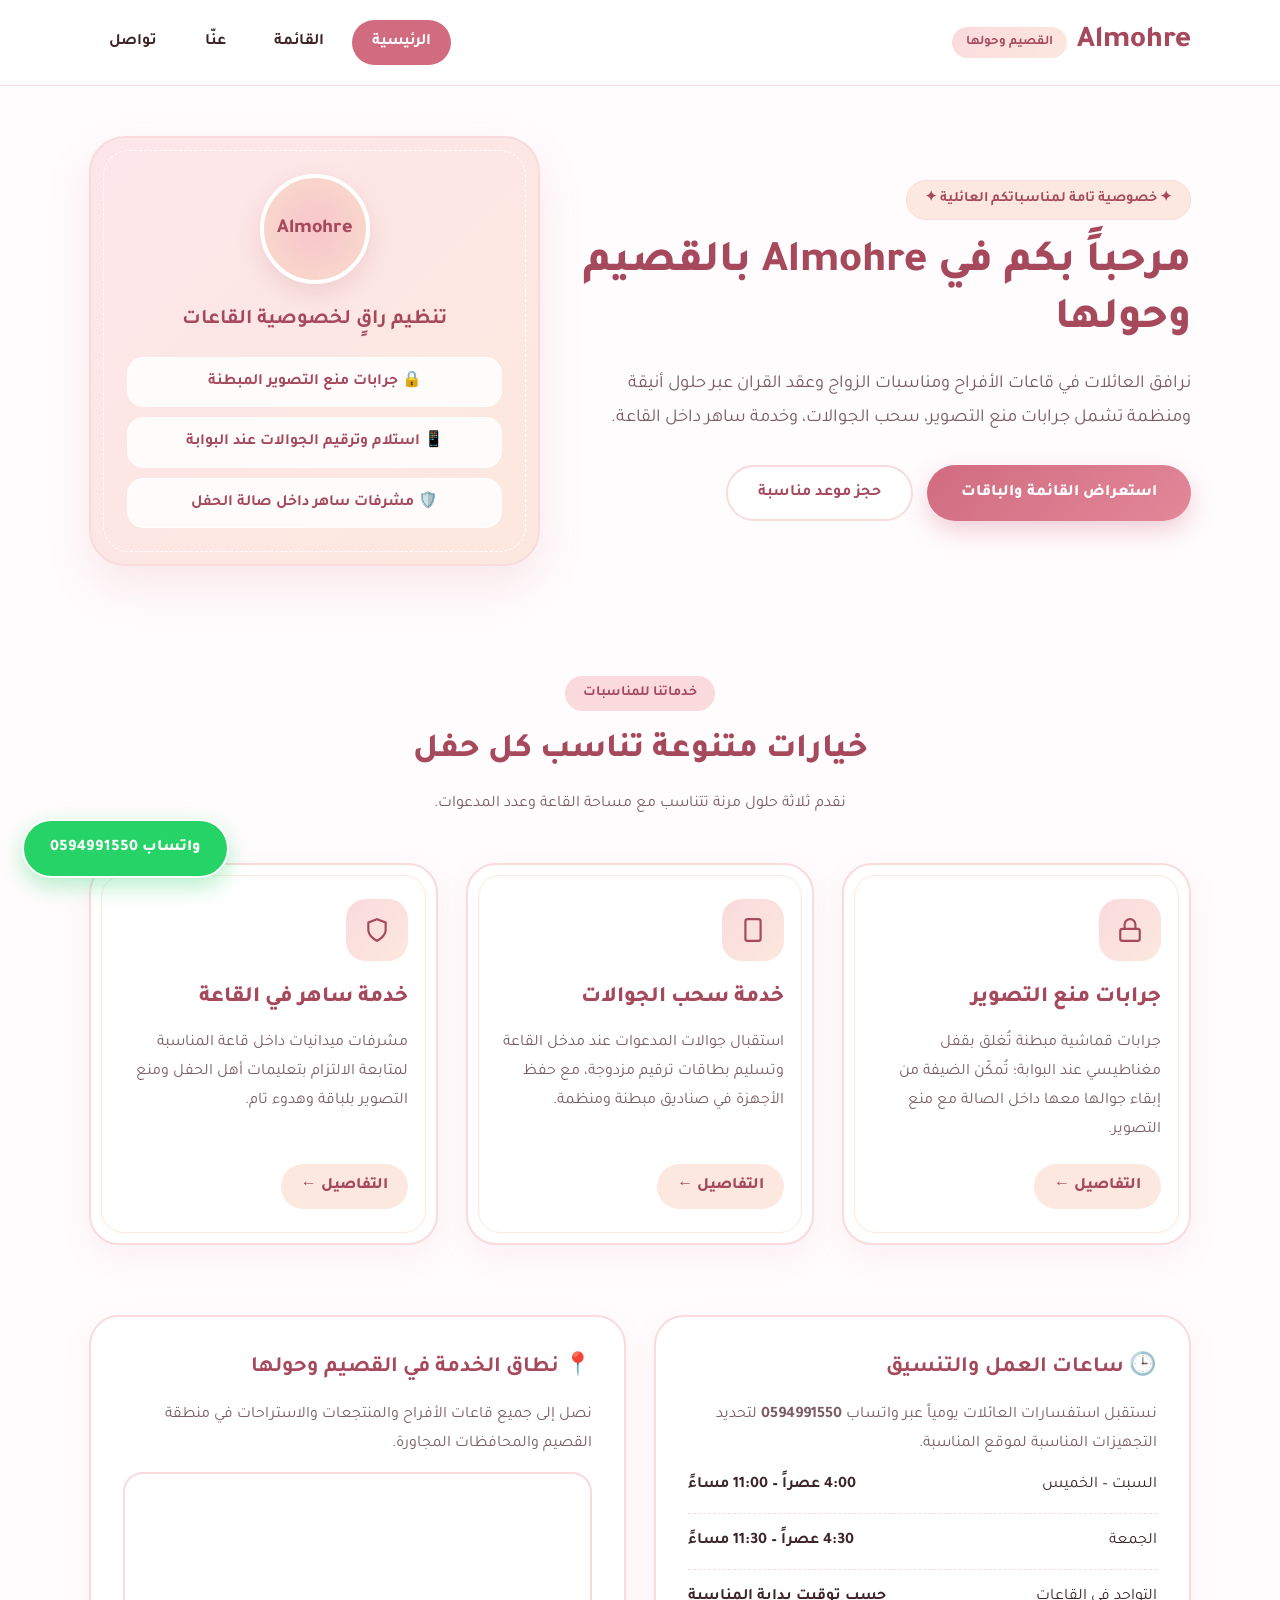
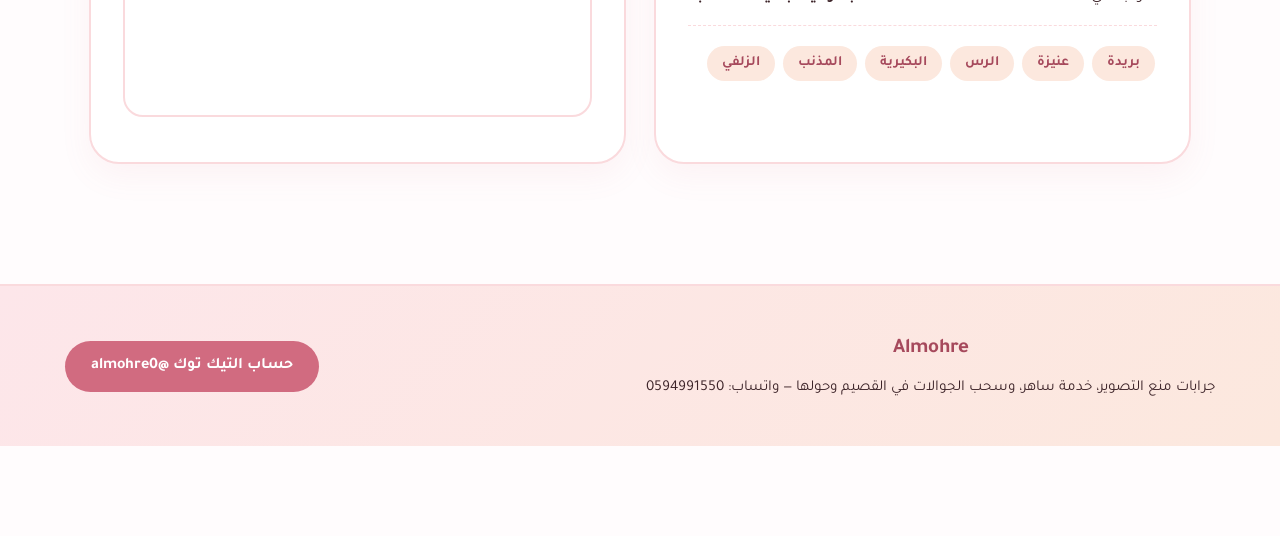
<file: index.html>
<!DOCTYPE html>
<html lang="ar" dir="rtl">
<head>
  <meta charset="UTF-8">
  <meta name="viewport" content="width=device-width, initial-scale=1.0">
  <title>Almohre | خصوصية المناسبات وجرابات منع التصوير في القصيم</title>
  <link rel="preconnect" href="https://fonts.googleapis.com">
  <link rel="preconnect" href="https://fonts.gstatic.com" crossorigin>
  <link href="https://fonts.googleapis.com/css2?family=Tajawal:wght@400;500;700;800&display=swap" rel="stylesheet">
  <link rel="stylesheet" href="style.css">
</head>
<body>

  <header>
    <div class="nav-container">
      <a href="index.html" class="logo">Almohre <span>القصيم وحولها</span></a>
      <button class="menu-toggle" onclick="document.getElementById('mainNav').classList.toggle('show')">☰</button>
      <nav id="mainNav">
        <ul>
          <li><a href="index.html" class="active">الرئيسية</a></li>
          <li><a href="menu.html">القائمة</a></li>
          <li><a href="about.html">عنّا</a></li>
          <li><a href="contact.html">تواصل</a></li>
        </ul>
      </nav>
    </div>
  </header>

  <!-- الواجهة المنقسمة العصرية -->
  <section class="hero-modern">
    <div class="hero-text">
      <span class="hero-badge">✦ خصوصية تامة لمناسباتكم العائلية ✦</span>
      <h1>مرحباً بكم في Almohre بالقصيم وحولها</h1>
      <p>نرافق العائلات في قاعات الأفراح ومناسبات الزواج وعقد القران عبر حلول أنيقة ومنظمة تشمل جرابات منع التصوير، سحب الجوالات، وخدمة ساهر داخل القاعة.</p>
      <div class="hero-actions">
        <a href="menu.html" class="btn-pink">استعراض القائمة والباقات</a>
        <a href="contact.html" class="btn-soft">حجز موعد مناسبة</a>
      </div>
    </div>

    <div class="hero-visual">
      <div class="visual-circle">Almohre</div>
      <h3 style="color: var(--pink-dark); font-size: 1.3rem;">تنظيم راقٍ لخصوصية القاعات</h3>
      <div class="visual-pills">
        <div>🔒 جرابات منع التصوير المبطنة</div>
        <div>📱 استلام وترقيم الجوالات عند البوابة</div>
        <div>🛡️ مشرفات ساهر داخل صالة الحفل</div>
      </div>
    </div>
  </section>

  <!-- 3 خدمات مميزة -->
  <section class="container">
    <div class="section-header">
      <span class="section-tag">خدماتنا للمناسبات</span>
      <h2>خيارات متنوعة تناسب كل حفل</h2>
      <p>نقدم ثلاثة حلول مرنة تتناسب مع مساحة القاعة وعدد المدعوات.</p>
    </div>

    <div class="grid-3">
      <div class="card">
        <div>
          <div class="icon-box">
            <svg width="26" height="26" fill="none" stroke="currentColor" stroke-width="2" viewBox="0 0 24 24"><rect x="3" y="11" width="18" height="11" rx="2" ry="2"/><path d="M7 11V7a5 5 0 0 1 10 0v4"/></svg>
          </div>
          <h3>جرابات منع التصوير</h3>
          <p>جرابات قماشية مبطنة تُغلق بقفل مغناطيسي عند البوابة؛ تُمكّن الضيفة من إبقاء جوالها معها داخل الصالة مع منع التصوير.</p>
        </div>
        <a href="menu.html#pouches" class="card-link">التفاصيل ←</a>
      </div>

      <div class="card">
        <div>
          <div class="icon-box">
            <svg width="26" height="26" fill="none" stroke="currentColor" stroke-width="2" viewBox="0 0 24 24"><rect x="5" y="2" width="14" height="20" rx="2" ry="2"/><line x1="12" y1="18" x2="12.01" y2="18"/></svg>
          </div>
          <h3>خدمة سحب الجوالات</h3>
          <p>استقبال جوالات المدعوات عند مدخل القاعة وتسليم بطاقات ترقيم مزدوجة، مع حفظ الأجهزة في صناديق مبطنة ومنظمة.</p>
        </div>
        <a href="menu.html#pull" class="card-link">التفاصيل ←</a>
      </div>

      <div class="card">
        <div>
          <div class="icon-box">
            <svg width="26" height="26" fill="none" stroke="currentColor" stroke-width="2" viewBox="0 0 24 24"><path d="M12 22s8-4 8-10V5l-8-3-8 3v7c0 6 8 10 8 10z"/></svg>
          </div>
          <h3>خدمة ساهر في القاعة</h3>
          <p>مشرفات ميدانيات داخل قاعة المناسبة لمتابعة الالتزام بتعليمات أهل الحفل ومنع التصوير بلباقة وهدوء تام.</p>
        </div>
        <a href="menu.html#saher" class="card-link">التفاصيل ←</a>
      </div>
    </div>
  </section>

  <!-- ساعات العمل والخريطة -->
  <section class="container" style="padding-top: 10px;">
    <div class="info-split">
      <div class="panel-box">
        <h3>🕒 ساعات العمل والتنسيق</h3>
        <p style="color: var(--text-soft);">نستقبل استفسارات العائلات يومياً عبر واتساب <strong>0594991550</strong> لتحديد التجهيزات المناسبة لموقع المناسبة.</p>
        <ul class="hours-list">
          <li><span>السبت – الخميس</span> <strong>4:00 عصراً – 11:00 مساءً</strong></li>
          <li><span>الجمعة</span> <strong>4:30 عصراً – 11:30 مساءً</strong></li>
          <li><span>التواجد في القاعات</span> <strong>حسب توقيت بداية المناسبة</strong></li>
        </ul>
        <div style="margin-top: 16px;">
          <span class="badge-city">بريدة</span>
          <span class="badge-city">عنيزة</span>
          <span class="badge-city">الرس</span>
          <span class="badge-city">البكيرية</span>
          <span class="badge-city">المذنب</span>
          <span class="badge-city">الزلفي</span>
        </div>
      </div>

      <div class="panel-box">
        <h3>📍 نطاق الخدمة في القصيم وحولها</h3>
        <p style="color: var(--text-soft);">نصل إلى جميع قاعات الأفراح والمنتجعات والاستراحات في منطقة القصيم والمحافظات المجاورة.</p>
        <iframe class="map-frame" src="https://www.google.com/maps/embed?pb=!1m18!1m12!1m3!1d228868.8027111011!2d43.80684685!3d26.3238793!2m3!1f0!2f0!3f0!3m2!1i1024!2i768!4f13.1!3m3!1m2!1s0x157f59ad6fe2be3b%3A0xe1fb229be065848!2s2KjYsdmK2K_YqQ!5e0!3m2!1sar!2ssa!4v1700000000000" loading="lazy"></iframe>
      </div>
    </div>
  </section>

  <footer>
    <div class="footer-grid">
      <div>
        <strong style="font-size: 1.3rem; color: var(--pink-dark);">Almohre</strong>
        <p style="font-size: 0.95rem; margin-top: 5px;">جرابات منع التصوير، خدمة ساهر، وسحب الجوالات في القصيم وحولها — واتساب: 0594991550</p>
      </div>
      <a href="https://www.tiktok.com/@almohre0" target="_blank" rel="noopener" class="tiktok-btn">حساب التيك توك @almohre0</a>
    </div>
  </footer>

  <a href="https://wa.me/966594991550?text=السلام%20عليكم،%20أرغب%20بالاستفسار%20عن%20خدمات%20Almohre" target="_blank" rel="noopener" class="whatsapp-float">
    <span>واتساب 0594991550</span>
  </a>

</body>
</html
</file>
<file: style.css>
:root {
  --pink-primary: #d16b80;     /* وردي عصري مشرق */
  --pink-dark: #a6495c;        /* وردي غامق للعناوين الواضحة */
  --pink-pastel: #fadadd;      /* وردي باستيل ناعم */
  --peach-pastel: #fce8de;     /* خوخي فاتح مستوحى من اللوقو */
  --bg-main: #fffcfd;          /* خلفية بيضاء بلمسة وردية */
  --text-main: #3d2429;
  --text-soft: #7a5c62;
  --whatsapp: #25D366;
}

* {
  box-sizing: border-box;
  margin: 0;
  padding: 0;
}

html {
  scroll-behavior: smooth;
}

body {
  font-family: 'Tajawal', sans-serif;
  background-color: var(--bg-main);
  color: var(--text-main);
  direction: rtl;
  line-height: 1.8;
  padding-bottom: 90px;
}

/* الشريط العلوي العصري */
header {
  background: rgba(255, 255, 255, 0.95);
  backdrop-filter: blur(10px);
  border-bottom: 1.5px solid var(--pink-pastel);
  position: sticky;
  top: 0;
  z-index: 1000;
}

.nav-container {
  max-width: 1150px;
  margin: 0 auto;
  padding: 15px 24px;
  display: flex;
  justify-content: space-between;
  align-items: center;
  flex-wrap: wrap;
}

.logo {
  font-size: 1.9rem;
  font-weight: 800;
  color: var(--pink-dark);
  text-decoration: none;
  display: flex;
  align-items: center;
  gap: 10px;
}

.logo span {
  font-size: 0.82rem;
  background: linear-gradient(135deg, var(--pink-pastel), var(--peach-pastel));
  color: var(--pink-dark);
  padding: 4px 14px;
  border-radius: 50px;
  font-weight: 700;
}

nav ul {
  list-style: none;
  display: flex;
  gap: 8px;
}

nav a {
  text-decoration: none;
  color: var(--text-main);
  font-weight: 700;
  padding: 8px 20px;
  border-radius: 50px;
  transition: 0.3s;
  display: inline-block;
}

nav a.active, nav a:hover {
  background: var(--pink-primary);
  color: #ffffff;
}

.menu-toggle {
  display: none;
  background: var(--pink-pastel);
  border: none;
  padding: 8px 14px;
  border-radius: 12px;
  color: var(--pink-dark);
  font-size: 1.2rem;
  cursor: pointer;
}

/* الواجهة المنقسمة العصرية (Split Hero) */
.hero-modern {
  max-width: 1150px;
  margin: 30px auto;
  padding: 20px 24px;
  display: grid;
  grid-template-columns: 1.15fr 0.85fr;
  gap: 40px;
  align-items: center;
}

.hero-badge {
  display: inline-block;
  background: var(--peach-pastel);
  color: var(--pink-dark);
  border: 1px solid var(--pink-pastel);
  padding: 6px 18px;
  border-radius: 50px;
  font-weight: 700;
  font-size: 0.9rem;
  margin-bottom: 16px;
}

.hero-text h1 {
  font-size: 2.75rem;
  font-weight: 800;
  color: var(--pink-dark);
  line-height: 1.3;
  margin-bottom: 18px;
}

.hero-text p {
  font-size: 1.15rem;
  color: var(--text-soft);
  margin-bottom: 30px;
}

.hero-actions {
  display: flex;
  gap: 14px;
  flex-wrap: wrap;
}

.btn-pink {
  background: linear-gradient(135deg, var(--pink-primary), #e28799);
  color: #ffffff;
  padding: 14px 34px;
  border-radius: 50px;
  font-weight: 800;
  text-decoration: none;
  box-shadow: 0 10px 25px rgba(209, 107, 128, 0.3);
  transition: 0.3s;
}

.btn-pink:hover {
  transform: translateY(-3px);
  background: var(--pink-dark);
}

.btn-soft {
  background: #ffffff;
  color: var(--pink-dark);
  border: 2px solid var(--pink-pastel);
  padding: 12px 30px;
  border-radius: 50px;
  font-weight: 700;
  text-decoration: none;
  transition: 0.3s;
}

.btn-soft:hover {
  background: var(--pink-pastel);
}

/* البطاقة البصرية الجانبية بإطار عصري */
.hero-visual {
  background: linear-gradient(135deg, #fde6ea 0%, #fce8de 100%);
  border: 2px solid var(--pink-pastel);
  border-radius: 36px;
  padding: 36px;
  position: relative;
  box-shadow: 0 20px 45px rgba(209, 107, 128, 0.14);
  text-align: center;
}

.hero-visual::after {
  content: "";
  position: absolute;
  inset: 12px;
  border: 1.5px dashed #ffffff;
  border-radius: 26px;
  pointer-events: none;
}

.visual-circle {
  width: 110px;
  height: 110px;
  margin: 0 auto 18px;
  border-radius: 50%;
  background: radial-gradient(circle, #f7c5cc 0%, #f9dccb 100%);
  border: 4px solid #ffffff;
  display: flex;
  align-items: center;
  justify-content: center;
  font-weight: 800;
  font-size: 1.25rem;
  color: var(--pink-dark);
  box-shadow: 0 10px 25px rgba(166, 73, 92, 0.15);
}

.visual-pills {
  display: flex;
  flex-direction: column;
  gap: 10px;
  margin-top: 18px;
}

.visual-pills div {
  background: rgba(255, 255, 255, 0.85);
  padding: 10px 18px;
  border-radius: 16px;
  font-weight: 700;
  color: var(--pink-dark);
  font-size: 0.98rem;
  border: 1px solid #ffffff;
}

/* الأقسام والبطاقات */
.container {
  max-width: 1150px;
  margin: 0 auto;
  padding: 60px 24px;
}

.section-header {
  text-align: center;
  margin-bottom: 45px;
}

.section-tag {
  background: var(--pink-pastel);
  color: var(--pink-dark);
  padding: 5px 18px;
  border-radius: 50px;
  font-size: 0.88rem;
  font-weight: 700;
  display: inline-block;
}

.section-header h2, .section-header h1 {
  color: var(--pink-dark);
  font-size: 2.1rem;
  margin-top: 10px;
  font-weight: 800;
}

.section-header p {
  color: var(--text-soft);
  margin-top: 8px;
}

.grid-3 {
  display: grid;
  grid-template-columns: repeat(auto-fit, minmax(300px, 1fr));
  gap: 28px;
}

.card {
  background: #ffffff;
  border: 2px solid var(--pink-pastel);
  border-radius: 30px;
  padding: 34px 28px;
  box-shadow: 0 12px 32px rgba(209, 107, 128, 0.08);
  display: flex;
  flex-direction: column;
  justify-content: space-between;
  position: relative;
  transition: 0.3s;
}

.card::after {
  content: "";
  position: absolute;
  inset: 10px;
  border: 1px solid var(--peach-pastel);
  border-radius: 22px;
  pointer-events: none;
}

.card:hover {
  transform: translateY(-7px);
  border-color: var(--pink-primary);
  box-shadow: 0 18px 40px rgba(209, 107, 128, 0.16);
}

.icon-box {
  width: 62px;
  height: 62px;
  border-radius: 20px;
  background: linear-gradient(135deg, var(--pink-pastel), var(--peach-pastel));
  color: var(--pink-dark);
  display: flex;
  align-items: center;
  justify-content: center;
  margin-bottom: 18px;
}

.card h3 {
  color: var(--pink-dark);
  font-size: 1.38rem;
  margin: 8px 0 10px;
  font-weight: 800;
}

.card p {
  color: var(--text-soft);
  margin-bottom: 20px;
}

.card-link {
  position: relative;
  z-index: 2;
  color: var(--pink-dark);
  font-weight: 800;
  text-decoration: none;
  background: var(--peach-pastel);
  padding: 8px 20px;
  border-radius: 50px;
  width: fit-content;
  transition: 0.3s;
}

.card-link:hover {
  background: var(--pink-primary);
  color: #ffffff;
}

.feature-list {
  list-style: none;
  border-top: 1px dashed var(--pink-pastel);
  padding-top: 15px;
  margin-bottom: 22px;
}

.feature-list li {
  position: relative;
  padding-right: 24px;
  margin-bottom: 9px;
  font-size: 0.96rem;
}

.feature-list li::before {
  content: "❀";
  position: absolute;
  right: 0;
  color: var(--pink-primary);
}

/* صناديق المعلومات والنماذج */
.info-split {
  display: grid;
  grid-template-columns: repeat(auto-fit, minmax(310px, 1fr));
  gap: 28px;
}

.panel-box {
  background: #ffffff;
  border: 2px solid var(--pink-pastel);
  border-radius: 30px;
  padding: 32px;
  box-shadow: 0 12px 32px rgba(209, 107, 128, 0.07);
  position: relative;
}

.panel-box h3 {
  color: var(--pink-dark);
  margin-bottom: 12px;
  font-size: 1.38rem;
  display: flex;
  align-items: center;
  gap: 10px;
}

.hours-list li {
  list-style: none;
  display: flex;
  justify-content: space-between;
  padding: 13px 0;
  border-bottom: 1px dashed var(--pink-pastel);
}

.badge-city {
  display: inline-block;
  background: var(--peach-pastel);
  color: var(--pink-dark);
  padding: 5px 15px;
  border-radius: 50px;
  font-size: 0.88rem;
  font-weight: 700;
  margin: 4px 2px;
}

.map-frame {
  width: 100%;
  height: 245px;
  border: 2px solid var(--pink-pastel);
  border-radius: 20px;
  margin-top: 14px;
}

.faq-item {
  background: #ffffff;
  border: 1.5px solid var(--pink-pastel);
  border-radius: 20px;
  margin-bottom: 14px;
  overflow: hidden;
}

.faq-question {
  width: 100%;
  text-align: right;
  background: none;
  border: none;
  padding: 18px 24px;
  font-family: 'Tajawal', sans-serif;
  font-size: 1.06rem;
  font-weight: 700;
  color: var(--text-main);
  cursor: pointer;
  display: flex;
  justify-content: space-between;
}

.faq-answer {
  padding: 14px 24px 20px;
  color: var(--text-soft);
  display: none;
  border-top: 1px dashed var(--pink-pastel);
}

.faq-item.open .faq-answer {
  display: block;
}

.form-group {
  margin-bottom: 18px;
}

.form-group label {
  display: block;
  font-weight: 700;
  margin-bottom: 6px;
  color: var(--pink-dark);
}

.form-group input, .form-group select, .form-group textarea {
  width: 100%;
  padding: 13px 18px;
  border: 1.5px solid var(--pink-pastel);
  border-radius: 16px;
  font-family: 'Tajawal', sans-serif;
  font-size: 1rem;
  background: #fffcfd;
}

.btn-primary-solid {
  display: block;
  width: 100%;
  background: linear-gradient(135deg, var(--pink-primary), #e28799);
  color: #ffffff;
  border: none;
  padding: 15px;
  border-radius: 50px;
  font-family: 'Tajawal', sans-serif;
  font-size: 1.06rem;
  font-weight: 800;
  cursor: pointer;
  text-decoration: none;
}

footer {
  background: linear-gradient(135deg, #fde6ea, #fce8de);
  color: var(--text-main);
  text-align: center;
  padding: 45px 20px;
  margin-top: 60px;
  border-top: 2px solid var(--pink-pastel);
}

.footer-grid {
  max-width: 1150px;
  margin: 0 auto;
  display: flex;
  justify-content: space-between;
  align-items: center;
  flex-wrap: wrap;
  gap: 16px;
}

.tiktok-btn {
  display: inline-flex;
  align-items: center;
  gap: 8px;
  background: var(--pink-primary);
  color: #ffffff;
  padding: 11px 26px;
  border-radius: 50px;
  text-decoration: none;
  font-weight: 700;
}

.whatsapp-float {
  position: fixed;
  bottom: 22px;
  left: 22px;
  background: var(--whatsapp);
  color: #ffffff;
  padding: 13px 26px;
  border-radius: 50px;
  font-weight: 800;
  text-decoration: none;
  border: 2px solid #ffffff;
  box-shadow: 0 8px 22px rgba(37, 211, 102, 0.35);
z-index: 999;
display: flex;
align-items: center;
gap: 8px;
}
@media (max-width: 850px) {
.hero-modern {
grid-template-columns: 1fr;
text-align: center;
}
.hero-actions {
justify-content: center;
}
.menu-toggle { display: block; }
nav { display: none; width: 100%; padding-top: 12px; }
nav.show { display: block; }
nav ul { flex-direction: column; }
.hero-text h1 { font-size: 2rem; }
}
</file>
